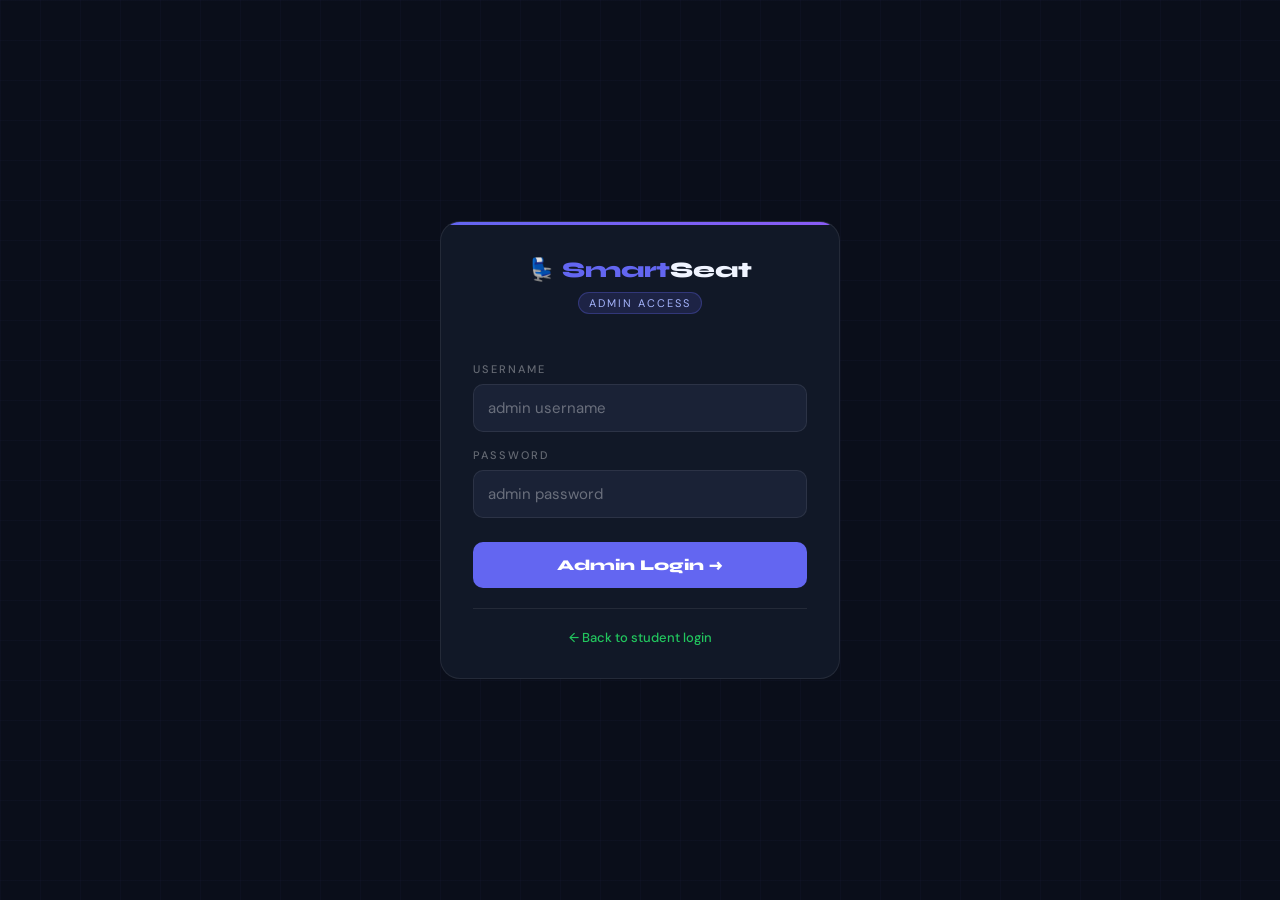
<file: templates/admin_login.html>
<!DOCTYPE html>
<html lang="en">
<head>
    <meta charset="UTF-8">
    <meta name="viewport" content="width=device-width, initial-scale=1.0">
    <title>SmartSeat | Admin Login</title>
    <link href="https://fonts.googleapis.com/css2?family=Syne:wght@400;700;800&family=DM+Sans:wght@300;400;500&display=swap" rel="stylesheet">
    <style>
        *, *::before, *::after { box-sizing: border-box; margin: 0; padding: 0; }
        :root {
            --bg: #0a0e1a; --surface: #111827; --surface2: #1a2236;
            --border: rgba(255,255,255,0.08); --accent: #6366f1;
            --accent-dim: rgba(99,102,241,0.12); --red: #ef4444;
            --red-dim: rgba(239,68,68,0.10); --green: #22c55e;
            --green-dim: rgba(34,197,94,0.12); --muted: rgba(255,255,255,0.35); --text: #f0f4ff;
        }
        body {
            background: var(--bg); color: var(--text);
            font-family: 'DM Sans', sans-serif; min-height: 100vh;
            display: flex; align-items: center; justify-content: center; padding: 24px 16px;
            background-image: linear-gradient(rgba(99,102,241,0.03) 1px, transparent 1px), linear-gradient(90deg, rgba(99,102,241,0.03) 1px, transparent 1px);
            background-size: 40px 40px;
        }
        .card {
            width: 100%; max-width: 400px; background: var(--surface);
            border: 1px solid var(--border); border-radius: 20px; overflow: hidden;
            animation: fadeUp 0.4s ease both;
        }
        @keyframes fadeUp { from { opacity:0; transform:translateY(20px); } to { opacity:1; transform:translateY(0); } }
        .card::before { content:''; display:block; height:3px; background: linear-gradient(90deg, var(--accent), #8b5cf6); }
        .card-header { padding: 32px 32px 24px; text-align: center; }
        .logo { font-family: 'Syne', sans-serif; font-weight: 800; font-size: 22px; margin-bottom: 8px; }
        .logo span { color: var(--accent); }
        .badge {
            display: inline-block; background: rgba(99,102,241,0.15);
            border: 1px solid rgba(99,102,241,0.3); color: #a5b4fc;
            font-size: 11px; letter-spacing: 2px; text-transform: uppercase;
            padding: 3px 10px; border-radius: 20px; margin-bottom: 24px;
        }
        .card-body { padding: 0 32px 32px; }
        .field { margin-bottom: 16px; }
        .field label { display:block; font-size:11px; letter-spacing:2px; text-transform:uppercase; color:var(--muted); margin-bottom:8px; font-weight:500; }
        .field input {
            width:100%; background:var(--surface2); border:1px solid var(--border);
            border-radius:10px; padding:13px 14px; color:var(--text);
            font-family:'DM Sans',sans-serif; font-size:15px; outline:none; transition:border-color 0.2s;
        }
        .field input:focus { border-color: rgba(99,102,241,0.5); }
        .field input::placeholder { color: var(--muted); }
        .btn-submit {
            width:100%; padding:14px; margin-top:8px; background:var(--accent);
            color:#fff; border:none; border-radius:10px;
            font-family:'Syne',sans-serif; font-weight:800; font-size:15px;
            cursor:pointer; transition:opacity 0.2s, transform 0.15s;
        }
        .btn-submit:hover { opacity:0.88; transform:scale(0.99); }
        .btn-submit:disabled { opacity:0.4; cursor:not-allowed; transform:none; }
        .status { display:none; padding:12px 14px; border-radius:8px; font-size:13px; margin-bottom:16px; line-height:1.5; }
        .status.error   { background:var(--red-dim); border:1px solid rgba(239,68,68,0.25); color:#fca5a5; }
        .status.success { background:var(--green-dim); border:1px solid rgba(34,197,94,0.25); color:#86efac; }
        .status.loading { background:var(--accent-dim); border:1px solid rgba(99,102,241,0.25); color:#a5b4fc; }
        .spinner { display:inline-block; width:13px; height:13px; border:2px solid rgba(255,255,255,0.2); border-top-color:currentColor; border-radius:50%; animation:spin 0.7s linear infinite; vertical-align:middle; margin-right:6px; }
        @keyframes spin { to { transform:rotate(360deg); } }
        .back-link { text-align:center; margin-top:20px; padding-top:20px; border-top:1px solid var(--border); font-size:13px; color:var(--muted); }
        .back-link a { color:var(--green); text-decoration:none; font-weight:500; }
    </style>
</head>
<body>
<div class="card">
    <div class="card-header">
        <div class="logo">💺 <span>Smart</span>Seat</div>
        <div class="badge">Admin Access</div>
    </div>
    <div class="card-body">
        <div class="status" id="adminLoginStatus"></div>
        <div class="field">
            <label>Username</label>
            <input type="text" id="adminUser" placeholder="admin username" autocomplete="off"
                onkeydown="if(event.key==='Enter') submitAdminLogin()">
        </div>
        <div class="field">
            <label>Password</label>
            <input type="password" id="adminPass" placeholder="admin password"
                onkeydown="if(event.key==='Enter') submitAdminLogin()">
        </div>
        <button class="btn-submit" id="btnAdminLogin" onclick="submitAdminLogin()">Admin Login →</button>
        <div class="back-link">
            <a href="/login">← Back to student login</a>
        </div>
    </div>
</div>
<script>
    function showStatus(type, html) {
        const el = document.getElementById('adminLoginStatus');
        el.className = 'status ' + type; el.innerHTML = html; el.style.display = 'block';
    }
    async function submitAdminLogin() {
        const username = document.getElementById('adminUser').value.trim();
        const password = document.getElementById('adminPass').value;
        const btn      = document.getElementById('btnAdminLogin');
        if (!username || !password) { showStatus('error', '✗ Please enter username and password.'); return; }
        btn.disabled = true; btn.textContent = 'Logging in...';
        showStatus('loading', '<span class="spinner"></span> Verifying admin credentials...');
        try {
            const res  = await fetch('/admin_login', { method:'POST', headers:{'Content-Type':'application/json'}, body: JSON.stringify({ username, password }) });
            const data = await res.json();
            if (!res.ok) { showStatus('error', '✗ ' + data.error); }
            else { showStatus('success', '✓ Access granted! Redirecting...'); setTimeout(() => window.location.href = data.redirect, 800); }
        } catch(e) { showStatus('error', '✗ Network error. Is Flask running?'); }
        finally { btn.disabled = false; btn.textContent = 'Admin Login →'; }
    }
</script>
</body>
</html>
</file>
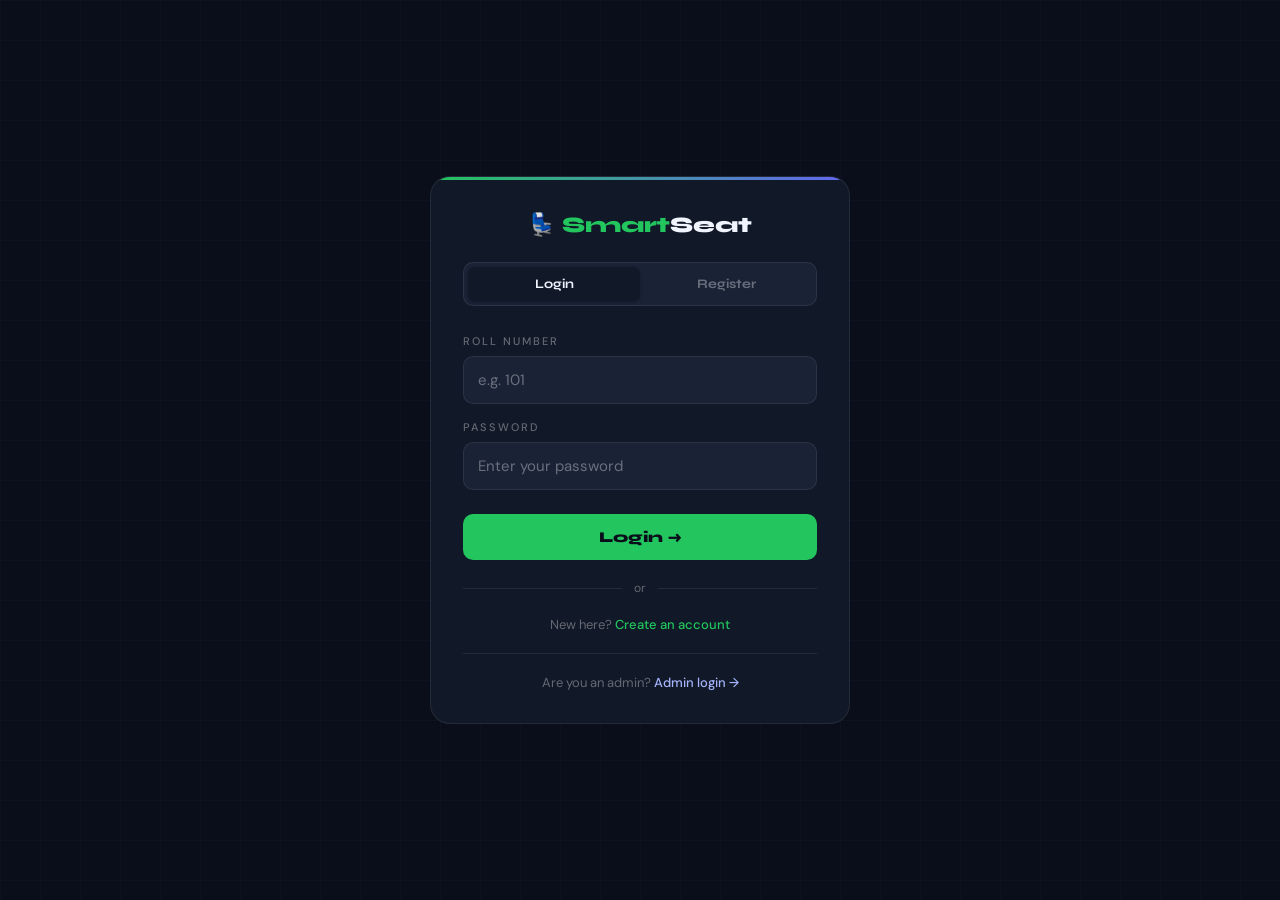
<file: templates/login.html>
<!DOCTYPE html>
<html lang="en">
<head>
    <meta charset="UTF-8">
    <meta name="viewport" content="width=device-width, initial-scale=1.0">
    <title>SmartSeat | Login</title>
    <link href="https://fonts.googleapis.com/css2?family=Syne:wght@400;700;800&family=DM+Sans:wght@300;400;500&display=swap" rel="stylesheet">
    <style>
        *, *::before, *::after { box-sizing: border-box; margin: 0; padding: 0; }
        :root {
            --bg:        #0a0e1a;
            --surface:   #111827;
            --surface2:  #1a2236;
            --border:    rgba(255,255,255,0.08);
            --green:     #22c55e;
            --green-dim: rgba(34,197,94,0.12);
            --red:       #ef4444;
            --red-dim:   rgba(239,68,68,0.10);
            --accent:    #6366f1;
            --muted:     rgba(255,255,255,0.35);
            --text:      #f0f4ff;
        }
        body {
            background: var(--bg);
            color: var(--text);
            font-family: 'DM Sans', sans-serif;
            min-height: 100vh;
            display: flex;
            align-items: center;
            justify-content: center;
            padding: 24px 16px;
            background-image:
                linear-gradient(rgba(99,102,241,0.03) 1px, transparent 1px),
                linear-gradient(90deg, rgba(99,102,241,0.03) 1px, transparent 1px);
            background-size: 40px 40px;
        }

        .card {
            width: 100%;
            max-width: 420px;
            background: var(--surface);
            border: 1px solid var(--border);
            border-radius: 20px;
            overflow: hidden;
            animation: fadeUp 0.4s ease both;
        }

        @keyframes fadeUp {
            from { opacity: 0; transform: translateY(20px); }
            to   { opacity: 1; transform: translateY(0); }
        }

        /* Gradient top stripe */
        .card::before {
            content: '';
            display: block;
            height: 3px;
            background: linear-gradient(90deg, var(--green), var(--accent));
        }

        .card-header {
            padding: 32px 32px 0;
            text-align: center;
        }

        .logo {
            font-family: 'Syne', sans-serif;
            font-weight: 800;
            font-size: 22px;
            margin-bottom: 24px;
        }
        .logo span { color: var(--green); }

        /* ── TAB SWITCHER ── */
        .tabs {
            display: flex;
            background: var(--surface2);
            border: 1px solid var(--border);
            border-radius: 10px;
            padding: 4px;
            margin-bottom: 28px;
        }

        .tab-btn {
            flex: 1;
            padding: 9px;
            border: none;
            border-radius: 7px;
            background: transparent;
            color: var(--muted);
            font-family: 'Syne', sans-serif;
            font-weight: 700;
            font-size: 13px;
            cursor: pointer;
            transition: background 0.2s, color 0.2s;
        }

        .tab-btn.active {
            background: var(--surface);
            color: var(--text);
            box-shadow: 0 1px 3px rgba(0,0,0,0.3);
        }

        /* ── FORM BODY ── */
        .card-body { padding: 0 32px 32px; }

        .form-panel { display: none; }
        .form-panel.active { display: block; }

        .field { margin-bottom: 16px; }

        .field label {
            display: block;
            font-size: 11px;
            letter-spacing: 2px;
            text-transform: uppercase;
            color: var(--muted);
            margin-bottom: 8px;
            font-weight: 500;
        }

        .field input {
            width: 100%;
            background: var(--surface2);
            border: 1px solid var(--border);
            border-radius: 10px;
            padding: 13px 14px;
            color: var(--text);
            font-family: 'DM Sans', sans-serif;
            font-size: 15px;
            outline: none;
            transition: border-color 0.2s;
        }

        .field input:focus { border-color: rgba(99,102,241,0.5); }
        .field input::placeholder { color: var(--muted); }

        .btn-submit {
            width: 100%;
            padding: 14px;
            margin-top: 8px;
            background: var(--green);
            color: #0a0e1a;
            border: none;
            border-radius: 10px;
            font-family: 'Syne', sans-serif;
            font-weight: 800;
            font-size: 15px;
            cursor: pointer;
            transition: opacity 0.2s, transform 0.15s;
        }

        .btn-submit:hover   { opacity: 0.88; transform: scale(0.99); }
        .btn-submit:active  { transform: scale(0.97); }
        .btn-submit:disabled { opacity: 0.4; cursor: not-allowed; transform: none; }

        /* ── STATUS ── */
        .status {
            display: none;
            padding: 12px 14px;
            border-radius: 8px;
            font-size: 13px;
            margin-bottom: 16px;
            line-height: 1.5;
        }
        .status.error   { background: var(--red-dim);   border: 1px solid rgba(239,68,68,0.25);  color: #fca5a5; }
        .status.success { background: var(--green-dim); border: 1px solid rgba(34,197,94,0.25);  color: #86efac; }
        .status.loading { background: rgba(99,102,241,0.1); border: 1px solid rgba(99,102,241,0.25); color: #a5b4fc; }

        .spinner {
            display: inline-block; width: 13px; height: 13px;
            border: 2px solid rgba(255,255,255,0.2);
            border-top-color: currentColor;
            border-radius: 50%;
            animation: spin 0.7s linear infinite;
            vertical-align: middle; margin-right: 6px;
        }
        @keyframes spin { to { transform: rotate(360deg); } }

        /* ── DIVIDER ── */
        .divider {
            display: flex; align-items: center; gap: 12px;
            margin: 20px 0;
            color: var(--muted); font-size: 12px;
        }
        .divider::before, .divider::after {
            content: ''; flex: 1;
            height: 1px; background: var(--border);
        }

        /* ── ADMIN LINK ── */
        .admin-link {
            text-align: center;
            margin-top: 20px;
            padding-top: 20px;
            border-top: 1px solid var(--border);
            font-size: 13px;
            color: var(--muted);
        }
        .admin-link a {
            color: #a5b4fc;
            text-decoration: none;
            font-weight: 500;
        }
        .admin-link a:hover { text-decoration: underline; }
    </style>
</head>
<body>

<div class="card">
    <div class="card-header">
        <div class="logo">💺 <span>Smart</span>Seat</div>

        <!-- Tab switcher: Login / Register -->
        <div class="tabs">
            <button class="tab-btn active" id="tabLogin"    onclick="switchTab('login')">Login</button>
            <button class="tab-btn"        id="tabRegister" onclick="switchTab('register')">Register</button>
        </div>
    </div>

    <div class="card-body">

        <!-- ── LOGIN FORM ── -->
        <div class="form-panel active" id="panelLogin">
            <div class="status" id="loginStatus"></div>

            <div class="field">
                <label>Roll Number</label>
                <input type="text" id="loginRoll" placeholder="e.g. 101" autocomplete="off"
                    onkeydown="if(event.key==='Enter') submitLogin()">
            </div>
            <div class="field">
                <label>Password</label>
                <input type="password" id="loginPassword" placeholder="Enter your password"
                    onkeydown="if(event.key==='Enter') submitLogin()">
            </div>
            <button class="btn-submit" id="btnLogin" onclick="submitLogin()">Login →</button>

            <div class="divider">or</div>
            <div style="text-align:center; font-size:13px; color:var(--muted);">
                New here? <a href="#" onclick="switchTab('register')" style="color:var(--green);text-decoration:none;font-weight:500;">Create an account</a>
            </div>
        </div>

        <!-- ── REGISTER FORM ── -->
        <div class="form-panel" id="panelRegister">
            <div class="status" id="registerStatus"></div>

            <div class="field">
                <label>Roll Number</label>
                <input type="text" id="regRoll" placeholder="e.g. 101" autocomplete="off">
            </div>
            <div class="field">
                <label>Full Name</label>
                <input type="text" id="regName" placeholder="e.g. Akshat Aswal">
            </div>
            <div class="field">
                <label>Password</label>
                <input type="password" id="regPassword" placeholder="Choose a strong password">
            </div>
            <div class="field">
                <label>Confirm Password</label>
                <input type="password" id="regConfirm" placeholder="Re-enter your password"
                    onkeydown="if(event.key==='Enter') submitRegister()">
            </div>
            <button class="btn-submit" id="btnRegister" onclick="submitRegister()">Create Account →</button>

            <div class="divider">or</div>
            <div style="text-align:center; font-size:13px; color:var(--muted);">
                Already registered? <a href="#" onclick="switchTab('login')" style="color:var(--green);text-decoration:none;font-weight:500;">Login here</a>
            </div>
        </div>

        <!-- Admin login link at bottom -->
        <div class="admin-link">
            Are you an admin? <a href="/admin_login">Admin login →</a>
        </div>

    </div>
</div>

<script>
    // ── TAB SWITCHER ──
    function switchTab(tab) {
        document.getElementById('panelLogin').classList.toggle('active', tab === 'login');
        document.getElementById('panelRegister').classList.toggle('active', tab === 'register');
        document.getElementById('tabLogin').classList.toggle('active', tab === 'login');
        document.getElementById('tabRegister').classList.toggle('active', tab === 'register');
        // Clear statuses on switch
        ['loginStatus','registerStatus'].forEach(id => {
            document.getElementById(id).style.display = 'none';
        });
    }

    function showStatus(id, type, html) {
        const el = document.getElementById(id);
        el.className = 'status ' + type;
        el.innerHTML  = html;
        el.style.display = 'block';
    }

    // ── LOGIN → POST /login ──
    async function submitLogin() {
        const roll     = document.getElementById('loginRoll').value.trim();
        const password = document.getElementById('loginPassword').value;
        const btn      = document.getElementById('btnLogin');

        if (!roll || !password) {
            showStatus('loginStatus', 'error', '✗ Please enter both roll number and password.');
            return;
        }

        btn.disabled = true; btn.textContent = 'Logging in...';
        showStatus('loginStatus', 'loading', '<span class="spinner"></span> Checking credentials...');

        try {
            const res  = await fetch('/login', {
                method:  'POST',
                headers: { 'Content-Type': 'application/json' },
                body:    JSON.stringify({ roll_no: roll, password })
            });
            const data = await res.json();

            if (!res.ok) {
                showStatus('loginStatus', 'error', '✗ ' + data.error);
            } else {
                showStatus('loginStatus', 'success', '✓ Login successful! Redirecting...');
                // Flask tells us where to go based on role
                setTimeout(() => window.location.href = data.redirect, 800);
            }
        } catch(e) {
            showStatus('loginStatus', 'error', '✗ Network error. Is Flask running?');
        } finally {
            btn.disabled = false; btn.textContent = 'Login →';
        }
    }

    // ── REGISTER → POST /register ──
    async function submitRegister() {
        const roll     = document.getElementById('regRoll').value.trim();
        const name     = document.getElementById('regName').value.trim();
        const password = document.getElementById('regPassword').value;
        const confirm  = document.getElementById('regConfirm').value;
        const btn      = document.getElementById('btnRegister');

        if (!roll || !name || !password || !confirm) {
            showStatus('registerStatus', 'error', '✗ Please fill in all fields.');
            return;
        }

        if (password !== confirm) {
            showStatus('registerStatus', 'error', '✗ Passwords do not match.');
            return;
        }

        if (password.length < 6) {
            showStatus('registerStatus', 'error', '✗ Password must be at least 6 characters.');
            return;
        }

        btn.disabled = true; btn.textContent = 'Creating account...';
        showStatus('registerStatus', 'loading', '<span class="spinner"></span> Creating your account...');

        try {
            const res  = await fetch('/register', {
                method:  'POST',
                headers: { 'Content-Type': 'application/json' },
                body:    JSON.stringify({ roll_no: roll, name, password })
            });
            const data = await res.json();

            if (!res.ok) {
                showStatus('registerStatus', 'error', '✗ ' + data.error);
            } else {
                showStatus('registerStatus', 'success', '✓ Account created! Please login.');
                // Auto-switch to login tab after 1 second
                setTimeout(() => switchTab('login'), 1200);
            }
        } catch(e) {
            showStatus('registerStatus', 'error', '✗ Network error. Is Flask running?');
        } finally {
            btn.disabled = false; btn.textContent = 'Create Account →';
        }
    }
</script>
</body>
</html>
</file>
